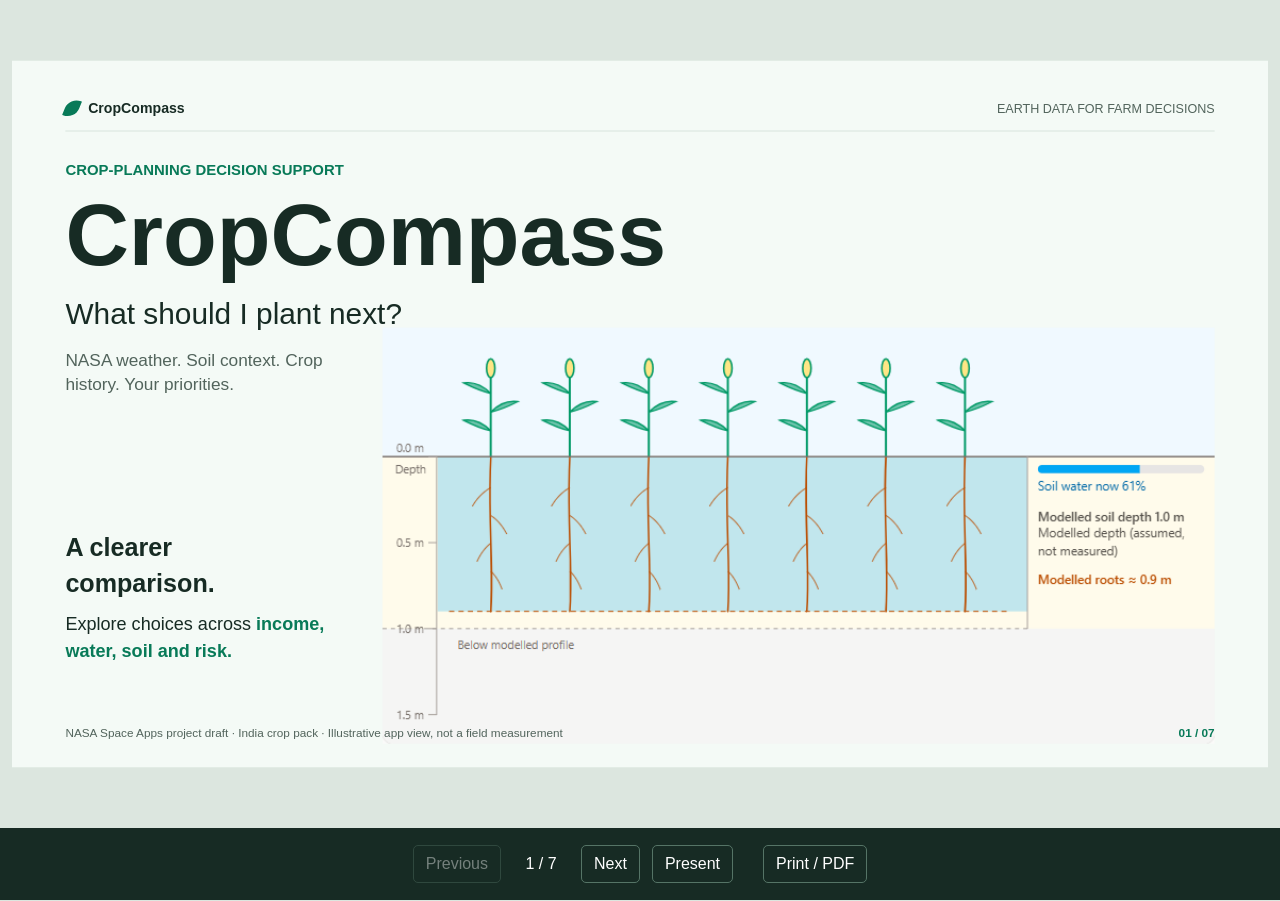
<file: docs/SPACE_APPS_DEMO.html>
<!doctype html>
<html lang="en">
<head>
  <meta charset="utf-8">
  <meta name="viewport" content="width=device-width, initial-scale=1">
  <meta name="description" content="CropCompass: a seven-slide demonstration of crop-planning decision support using NASA Earth data.">
  <title>CropCompass | Seven-Slide Project Demo</title>
  <style>
    :root { --ink:#172b24; --muted:#52645c; --green:#087a58; --mint:#e5f3eb; --blue:#157798; --blue-light:#eaf5fa; --amber:#b77818; --red:#bd594b; --line:#cfded5; --paper:#fff; --scale:1; }
    * { box-sizing:border-box; }
    html,body { margin:0; min-height:100%; }
    body { background:#dce6df; color:var(--ink); font-family:"Aptos","Segoe UI",sans-serif; letter-spacing:0; }
    button,a { -webkit-tap-highlight-color:transparent; }
    button { font:inherit; cursor:pointer; }
    a { color:inherit; text-underline-offset:4px; }
    :focus-visible { outline:3px solid #26b884; outline-offset:4px; }
    .stage { width:100%; height:calc(100dvh - 72px); display:flex; align-items:center; justify-content:center; overflow:hidden; }
    .deck { width:1600px; height:900px; flex:0 0 1600px; transform:scale(var(--scale)); transform-origin:center; }
    .slide { width:1600px; height:900px; padding:48px 68px 34px; background:var(--paper); display:flex; flex-direction:column; position:relative; }
    .slide[hidden] { display:none; }
    .topline { display:flex; justify-content:space-between; align-items:center; border-bottom:1px solid var(--line); padding-bottom:16px; font-size:18px; font-weight:600; }
    .brand { display:flex; align-items:center; gap:12px; }
    .brand-mark { width:17px; height:25px; background:var(--green); border-radius:16px 0 16px 0; transform:rotate(22deg); }
    .section-name { color:var(--muted); font-size:16px; font-weight:500; }
    h1,h2,h3,p { margin:0; }
    h1,h2,h3 { font-family:"Aptos Display","Trebuchet MS",sans-serif; font-weight:700; }
    h1 { font-size:112px; line-height:1.02; }
    h2 { font-size:66px; line-height:1.1; max-width:1320px; }
    h3 { font-size:29px; line-height:1.2; }
    .eyebrow { color:var(--green); font-size:19px; font-weight:700; text-transform:uppercase; margin-bottom:15px; }
    .lead { font-size:29px; line-height:1.35; color:var(--muted); max-width:1080px; margin-top:18px; }
    .body { flex:1; min-height:0; padding-top:36px; }
    .footer { display:flex; align-items:flex-end; justify-content:space-between; gap:24px; padding-top:16px; font-size:15px; line-height:1.35; color:var(--muted); }
    .footer span:first-child { max-width:1320px; }
    .page { font-weight:700; color:var(--green); white-space:nowrap; font-variant-numeric:tabular-nums; }
    .cover { background:#f4faf6; overflow:hidden; }
    .cover .topline,.cover .footer { position:relative; z-index:2; }
    .cover .body { padding-top:38px; position:relative; z-index:2; }
    .cover h1 { margin-bottom:16px; }
    .cover .lead { color:var(--ink); font-size:38px; max-width:1020px; }
    .cover .sub { max-width:380px; font-size:22px; line-height:1.4; color:var(--muted); margin-top:18px; }
    .cover-scene { position:absolute; width:1060px; height:530px; object-fit:contain; right:68px; bottom:30px; opacity:1; }
    .cover-caption { position:absolute; left:68px; bottom:132px; width:330px; z-index:3; font-size:23px; line-height:1.45; }
    .cover-caption strong { display:block; font-size:32px; margin-bottom:12px; }
    .cover-caption em { font-style:normal; color:var(--green); font-weight:700; }
    .four { display:grid; grid-template-columns:repeat(4,minmax(0,1fr)); gap:30px; margin-top:40px; }
    .pillar { padding-top:20px; border-top:5px solid var(--green); }
    .pillar:nth-child(2) { border-color:var(--blue); }
    .pillar:nth-child(3) { border-color:var(--amber); }
    .pillar:nth-child(4) { border-color:var(--red); }
    .pillar .num { font-size:20px; color:var(--muted); font-variant-numeric:tabular-nums; margin-bottom:20px; }
    .pillar p { font-size:24px; line-height:1.4; color:var(--muted); margin-top:14px; }
    .question-band { margin-top:48px; display:flex; align-items:center; gap:40px; background:var(--mint); padding:28px 32px; border-left:5px solid var(--green); }
    .question-band strong { font-size:27px; max-width:370px; }
    .question-band p { font-size:25px; line-height:1.4; flex:1; }
    .data-slide { background:#f3f7f9; }
    .sources { display:grid; grid-template-columns:repeat(4,minmax(0,1fr)); gap:24px; margin-top:35px; }
    .source { border-top:3px solid var(--blue); padding-top:16px; }
    .source:last-child { border-color:var(--green); }
    .source .metric { font-size:46px; line-height:1.15; font-weight:700; color:var(--blue); margin:17px 0 8px; }
    .source:last-child .metric { color:var(--green); }
    .source p { font-size:22px; line-height:1.4; color:var(--muted); }
    .pipeline { margin-top:45px; display:grid; grid-template-columns:1fr 38px 1fr 38px 1fr; align-items:center; border-top:1px solid #bfd1dc; padding-top:25px; }
    .pipeline strong { font-size:26px; display:block; margin-bottom:7px; }
    .pipeline p { font-size:21px; color:var(--muted); }
    .arrow { font-size:35px; color:var(--blue); text-align:center; }
    .demo-layout { display:grid; grid-template-columns:minmax(0,1.75fr) minmax(0,1fr); gap:50px; margin-top:30px; align-items:start; }
    .scene-frame { margin:0; }
    .scene-frame img { width:100%; aspect-ratio:2/1; object-fit:contain; display:block; border:1px solid var(--line); border-radius:6px; }
    figcaption { font-size:18px; line-height:1.4; color:var(--muted); margin-top:12px; }
    .annotated { display:grid; gap:24px; }
    .annotation { border-left:3px solid var(--green); padding-left:18px; }
    .annotation:nth-child(2) { border-color:var(--blue); }
    .annotation:nth-child(3) { border-color:var(--amber); }
    .annotation h3 { font-size:27px; }
    .annotation p { font-size:22px; color:var(--muted); line-height:1.4; margin-top:8px; }
    .decision-note { margin-top:27px; font-size:23px; line-height:1.4; color:var(--green); font-weight:600; }
    .planner-shot { width:100%; max-height:420px; object-fit:contain; display:block; border:1px solid var(--line); border-radius:6px; margin-top:28px; }
    .three { display:grid; grid-template-columns:repeat(3,minmax(0,1fr)); gap:34px; margin-top:25px; }
    .three h3 { font-size:26px; }
    .three p { font-size:21px; color:var(--muted); line-height:1.4; margin-top:7px; }
    .trust { background:var(--ink); color:#f2faf5; }
    .trust .topline { border-color:#456255; }
    .trust .section-name,.trust .lead,.trust .footer { color:#bbd1c5; }
    .trust .brand-mark { background:#67cf9e; }
    .trust .eyebrow,.trust .page { color:#83dfb3; }
    .trust-grid { display:grid; grid-template-columns:1fr 1fr; gap:70px; margin-top:35px; }
    .trust-block { border-top:2px solid #527768; padding-top:23px; }
    .trust-block h3 { color:#92dcf0; }
    .trust-block p { font-size:25px; line-height:1.4; margin-top:13px; color:#d1e3d8; }
    .access-strip { display:flex; gap:42px; align-items:center; border-top:1px solid #456255; margin-top:42px; padding-top:28px; }
    .access-strip img { width:90px; height:90px; object-fit:contain; }
    .access-strip .access-item { flex:1; }
    .access-item strong { display:block; font-size:25px; }
    .access-item span { display:block; font-size:20px; line-height:1.35; color:#bbd1c5; margin-top:7px; }
    .closing { background:#eaf5ef; }
    .closing .body { padding-top:34px; }
    .impact { display:grid; grid-template-columns:1fr 1fr; gap:55px; margin-top:28px; }
    .impact p { font-size:25px; line-height:1.4; }
    .impact strong { color:var(--green); }
    .project-link { display:block; font-size:35px; font-weight:700; margin-top:28px; color:var(--green); text-decoration:none; }
    .repo-link { display:block; font-size:20px; margin-top:8px; }
    .credits { border-top:1px solid #abcbbb; margin-top:30px; padding-top:20px; display:grid; grid-template-columns:1.15fr 1fr; gap:36px; font-size:17px; line-height:1.5; color:#365548; }
    .credits h3 { font-size:19px; margin-bottom:7px; }
    .credits a { text-decoration:none; border-bottom:1px solid #a4c4b3; }
    .toolbar { height:72px; display:flex; align-items:center; justify-content:center; gap:12px; background:#172b24; color:#fff; padding:8px 16px; }
    .toolbar button { min-height:38px; border:1px solid #557466; background:transparent; color:inherit; padding:7px 12px; border-radius:5px; }
    .toolbar button:hover { background:#2b493c; }
    .toolbar button:disabled { opacity:.4; cursor:default; }
    .toolbar output { min-width:56px; text-align:center; font-variant-numeric:tabular-nums; }
    .toolbar .print { margin-left:18px; }
    .sr-only { position:absolute; width:1px; height:1px; overflow:hidden; clip-path:inset(50%); }
    @media(max-width:600px) { .toolbar { gap:7px; padding:8px; font-size:12px; } .toolbar button { padding:7px 9px; } .toolbar .print { margin-left:0; } }
    @media(prefers-reduced-motion:no-preference) { .slide:not([hidden]) .body { animation:reveal 180ms ease-out; } @keyframes reveal { from { opacity:.6; } to { opacity:1; } } }
    @page { size:1600px 900px; margin:0; }
    @media print {
      html,body { margin:0; padding:0; background:white; print-color-adjust:exact; -webkit-print-color-adjust:exact; }
      .stage { display:block; height:auto; overflow:visible; width:1600px; }
      .deck { width:1600px; height:auto; transform:none!important; }
      .slide,.slide[hidden] { display:flex!important; break-inside:avoid; break-after:page; page-break-after:always; }
      .slide:last-child { break-after:auto; page-break-after:auto; }
      .toolbar,.sr-only { display:none!important; }
      .body { animation:none!important; }
    }
  </style>
</head>
<body>
  <main class="stage" aria-label="CropCompass project demo">
    <div class="deck">
      <section class="slide cover" data-title="CropCompass" aria-label="Slide 1 of 7: CropCompass">
        <header class="topline"><span class="brand"><span class="brand-mark" aria-hidden="true"></span>CropCompass</span><span class="section-name">EARTH DATA FOR FARM DECISIONS</span></header>
        <div class="body">
          <p class="eyebrow">Crop-planning decision support</p>
          <h1>CropCompass</h1>
          <p class="lead">What should I plant next?</p>
          <p class="sub">NASA weather. Soil context. Crop history. Your priorities.</p>
        </div>
        <img class="cover-scene" src="submission-assets/field-scene.png" alt="Actual CropCompass field cross-section showing modelled roots, soil water and explicitly assumed depth.">
        <div class="cover-caption"><strong>A clearer comparison.</strong><p>Explore choices across <em>income, water, soil and risk.</em></p></div>
        <footer class="footer"><span>NASA Space Apps project draft &middot; India crop pack &middot; Illustrative app view, not a field measurement</span><span class="page">01 / 07</span></footer>
      </section>

      <section class="slide" data-title="The farmer's decision" aria-label="Slide 2 of 7: The farmer's decision" hidden>
        <header class="topline"><span class="brand"><span class="brand-mark" aria-hidden="true"></span>CropCompass</span><span class="section-name">THE PROBLEM</span></header>
        <div class="body">
          <p class="eyebrow">One field. Competing priorities.</p>
          <h2>A crop choice is a trade-off.</h2>
          <p class="lead">A promising crop is not necessarily the right crop for this field, this water supply, or this rotation.</p>
          <div class="four">
            <div class="pillar"><p class="num">01 / INCOME</p><h3>Can it pay?</h3><p>Consider indicative costs and outcomes in a poor season.</p></div>
            <div class="pillar"><p class="num">02 / WATER</p><h3>Can it finish?</h3><p>Rainfall timing and irrigation change the result.</p></div>
            <div class="pillar"><p class="num">03 / SOIL</p><h3>What carries over?</h3><p>Roots, residue and previous crops matter.</p></div>
            <div class="pillar"><p class="num">04 / RISK</p><h3>What can go wrong?</h3><p>Look beyond a rank to historical failures and assumptions.</p></div>
          </div>
          <div class="question-band"><strong>The missing connection</strong><p>Turn scattered Earth data into a comparison that includes the farmer's own context.</p></div>
        </div>
        <footer class="footer"><span>Intended for farmers and advisers; not a substitute for locally validated agronomic advice.</span><span class="page">02 / 07</span></footer>
      </section>

      <section class="slide data-slide" data-title="From Earth data to options" aria-label="Slide 3 of 7: From Earth data to options" hidden>
        <header class="topline"><span class="brand"><span class="brand-mark" aria-hidden="true"></span>CropCompass</span><span class="section-name">DATA + METHOD</span></header>
        <div class="body">
          <p class="eyebrow">Different sources. Explicit roles.</p>
          <h2>From Earth data to crop options.</h2>
          <div class="sources">
            <div class="source"><h3>NASA POWER</h3><p class="metric">1981+</p><p>Daily weather for historical climate and crop-water trials.</p></div>
            <div class="source"><h3>MODIS NDVI</h3><p class="metric">250 m</p><p>16-day greenness history; suggests season timing, not crop identity.</p></div>
            <div class="source"><h3>SoilGrids</h3><p class="metric">6 depths</p><p>Mapped soil properties; known farmer values can override them.</p></div>
            <div class="source"><h3>Farmer journal</h3><p class="metric">Your field</p><p>Crop dates, residue, irrigation context and priorities.</p></div>
          </div>
          <div class="pipeline">
            <div><strong>Check + contextualize</strong><p>Annual checkpoints and source labels</p></div><div class="arrow" aria-hidden="true">&rarr;</div>
            <div><strong>Simulate past seasons</strong><p>FAO-style water/yield + succession rules</p></div><div class="arrow" aria-hidden="true">&rarr;</div>
            <div><strong>Compare trade-offs</strong><p>Historical distributions, not forecasts</p></div>
          </div>
        </div>
        <footer class="footer"><span>POWER daily/monthly APIs &middot; MOD13Q1 via ORNL DAAC &middot; ISRIC SoilGrids &middot; FAO-56/33 and RothC-style methods</span><span class="page">03 / 07</span></footer>
      </section>

      <section class="slide" data-title="Try a crop" aria-label="Slide 4 of 7: Try a crop" hidden>
        <header class="topline"><span class="brand"><span class="brand-mark" aria-hidden="true"></span>CropCompass</span><span class="section-name">PRODUCT DEMO / FIELD VIEW</span></header>
        <div class="body">
          <p class="eyebrow">Explore before committing</p>
          <h2>Make the assumptions visible.</h2>
          <div class="demo-layout">
            <figure class="scene-frame"><img src="submission-assets/field-scene.png" alt="Actual field preview for an illustrative brinjal scenario. Soil depth is labelled modelled and assumed, not measured."><figcaption>Actual app capture &middot; illustrative Telangana farm &middot; full irrigation selected &middot; green gram history</figcaption></figure>
            <div class="annotated">
              <div class="annotation"><h3>Try me</h3><p>Preview a crop without creating a journal entry or saving a plan.</p></div>
              <div class="annotation"><h3>Know the source</h3><p>The 1 m profile is a modelling assumption, not detected bedrock.</p></div>
              <div class="annotation"><h3>Keep context intact</h3><p>Seasonal crop fit and advice from today's modelled water are labelled separately.</p></div>
            </div>
          </div>
          <p class="decision-note">The farmer can correct known soil values. The model should never hide an assumption as a measurement.</p>
        </div>
        <footer class="footer"><span>Screenshot: local app, 13 November 2026. Soil water, roots and outcomes are modelled; the sample history is illustrative.</span><span class="page">04 / 07</span></footer>
      </section>

      <section class="slide" data-title="Compare and plan" aria-label="Slide 5 of 7: Compare and plan" hidden>
        <header class="topline"><span class="brand"><span class="brand-mark" aria-hidden="true"></span>CropCompass</span><span class="section-name">PRODUCT DEMO / PLAN</span></header>
        <div class="body">
          <p class="eyebrow">Make the trade-off explicit</p>
          <h2>Compare outcomes. Then save a plan.</h2>
          <img class="planner-shot" src="submission-assets/planner.png" alt="An actual next-crop result showing illustrative profit, historical failures, yield, sowing date and relative pillar scores.">
          <div class="three">
            <div><h3>Read absolute risk</h3><p>Failures and yield ranges accompany the ranking.</p></div>
            <div><h3>Choose what matters</h3><p>Income, water, soil and risk weights express preferences.</p></div>
            <div><h3>Think beyond one season</h3><p>Explore rotations and retain assumptions in saved plans.</p></div>
          </div>
        </div>
        <footer class="footer"><span>Illustrative full-irrigation scenario, 13 November 2026. Zero failures in the historical trials does not mean zero future risk. Prices and costs are indicative.</span><span class="page">05 / 07</span></footer>
      </section>

      <section class="slide trust" data-title="Trust and access" aria-label="Slide 6 of 7: Trust and access" hidden>
        <header class="topline"><span class="brand"><span class="brand-mark" aria-hidden="true"></span>CropCompass</span><span class="section-name">TRUST + ACCESS</span></header>
        <div class="body">
          <p class="eyebrow">Designed to explain, not overpromise</p>
          <h2>Useful without hiding uncertainty.</h2>
          <div class="trust-grid">
            <div class="trust-block"><h3>Traceable evidence</h3><p>Separate source status, dates and confidence. Suspect weather stays quarantined; any historical-reference fallback is disclosed.</p><p>Verified ingestion is not field validation.</p></div>
            <div class="trust-block"><h3>Models compute. Sprout explains.</h3><p>The deterministic engine produces crop results. Sprout explains selected evidence, with consent and usage limits.</p><p>AI answers can be wrong or unavailable.</p></div>
          </div>
          <div class="access-strip">
            <img src="submission-assets/sprout.png" alt="CropCompass Sprout mascot">
            <div class="access-item"><strong>English &middot; Hindi &middot; Telugu</strong><span>Local-language access, with terminology still needing native review.</span></div>
            <div class="access-item"><strong>Guest access + guided tours</strong><span>Explore first; create an account to retain guest data.</span></div>
            <div class="access-item"><strong>Private farm records</strong><span>Ownership checks, export and deletion controls.</span></div>
          </div>
        </div>
        <footer class="footer"><span>React + TypeScript &middot; Python + FastAPI &middot; Neon PostgreSQL &middot; Vercel / Render &middot; AI-assisted development: GitHub Copilot</span><span class="page">06 / 07</span></footer>
      </section>

      <section class="slide closing" data-title="Impact and next steps" aria-label="Slide 7 of 7: Impact and next steps" hidden>
        <header class="topline"><span class="brand"><span class="brand-mark" aria-hidden="true"></span>CropCompass</span><span class="section-name">POTENTIAL IMPACT + NEXT STEPS</span></header>
        <div class="body">
          <p class="eyebrow">Start with a better-informed choice</p>
          <h2>Better questions. Clearer trade-offs.</h2>
          <div class="impact">
            <p><strong>For farmers and advisers:</strong> connect Earth data with the field's history and the farmer's priorities.</p>
            <p><strong>Next:</strong> calibrate with local field observations, evaluate with farmers, and expand region packs responsibly.</p>
          </div>
          <a class="project-link" href="https://crop-compass-three.vercel.app/">crop-compass-three.vercel.app</a>
          <a class="repo-link" href="https://github.com/Praannjaal/CropCompass">github.com/Praannjaal/CropCompass</a>
          <div class="credits">
            <div><h3>Data and methods</h3><p><a href="https://power.larc.nasa.gov/">NASA POWER</a>; <a href="https://doi.org/10.5067/MODIS/MOD13Q1.061">MODIS MOD13Q1 V061</a> via <a href="https://doi.org/10.3334/ORNLDAAC/1600">ORNL DAAC REST</a>; <a href="https://doi.org/10.5194/soil-7-217-2021">ISRIC SoilGrids</a>; OpenStreetMap contributors (ODbL). FAO-56/33, Saxton &amp; Rawls, RothC-style methods.</p></div>
            <div><h3>AI and software attribution</h3><p>Development/documentation: GitHub Copilot. Runtime explanations: Groq-hosted model (source default: openai/gpt-oss-120b). React, FastAPI and other open-source libraries; full references and license inventory in <a href="SPACE_APPS_SUBMISSION.md">SPACE_APPS_SUBMISSION.md</a>.</p></div>
          </div>
        </div>
        <footer class="footer"><span>Decision-support prototype. No claim of validated yield, profit, water-saving or carbon-sequestration gains. No NASA endorsement implied.</span><span class="page">07 / 07</span></footer>
      </section>
    </div>
  </main>
  <nav class="toolbar" aria-label="Presentation controls">
    <button id="previous" type="button" aria-label="Previous slide">Previous</button>
    <output id="counter" aria-live="polite">1 / 7</output>
    <button id="next" type="button" aria-label="Next slide">Next</button>
    <button id="present" type="button">Present</button>
    <button id="print" class="print" type="button">Print / PDF</button>
  </nav>
  <p id="announcement" class="sr-only" aria-live="polite"></p>
  <script>
    const slides = [...document.querySelectorAll('.slide')];
    let current = Math.max(0, Math.min(slides.length - 1, Number(location.hash.slice(1)) - 1 || 0));
    const previous = document.getElementById('previous');
    const next = document.getElementById('next');
    function fit() {
      const scale = Math.max(0.1, Math.min((innerWidth - 24) / 1600, (innerHeight - 84) / 900));
      document.documentElement.style.setProperty('--scale', String(scale));
    }
    function show(index) {
      current = Math.min(slides.length - 1, Math.max(0, index));
      slides.forEach((slide, slideIndex) => { slide.hidden = slideIndex !== current; });
      previous.disabled = current === 0;
      next.disabled = current === slides.length - 1;
      document.getElementById('counter').textContent = `${current + 1} / ${slides.length}`;
      document.getElementById('announcement').textContent = slides[current].getAttribute('aria-label');
      history.replaceState(null, '', `#${current + 1}`);
    }
    previous.addEventListener('click', () => show(current - 1));
    next.addEventListener('click', () => show(current + 1));
    document.getElementById('print').addEventListener('click', () => print());
    document.getElementById('present').addEventListener('click', async () => {
      try { if (document.fullscreenElement) await document.exitFullscreen(); else await document.documentElement.requestFullscreen(); } catch {}
    });
    addEventListener('keydown', event => {
      if (event.altKey || event.ctrlKey || event.metaKey || event.target.closest('input,textarea,select')) return;
      if (event.key === 'ArrowRight' || event.key === 'PageDown') { event.preventDefault(); show(current + 1); }
      if (event.key === 'ArrowLeft' || event.key === 'PageUp') { event.preventDefault(); show(current - 1); }
      if (event.key === 'Home') { event.preventDefault(); show(0); }
      if (event.key === 'End') { event.preventDefault(); show(slides.length - 1); }
    });
    addEventListener('resize', fit);
    show(current);
    fit();
  </script>
</body>
</html>
</file>
